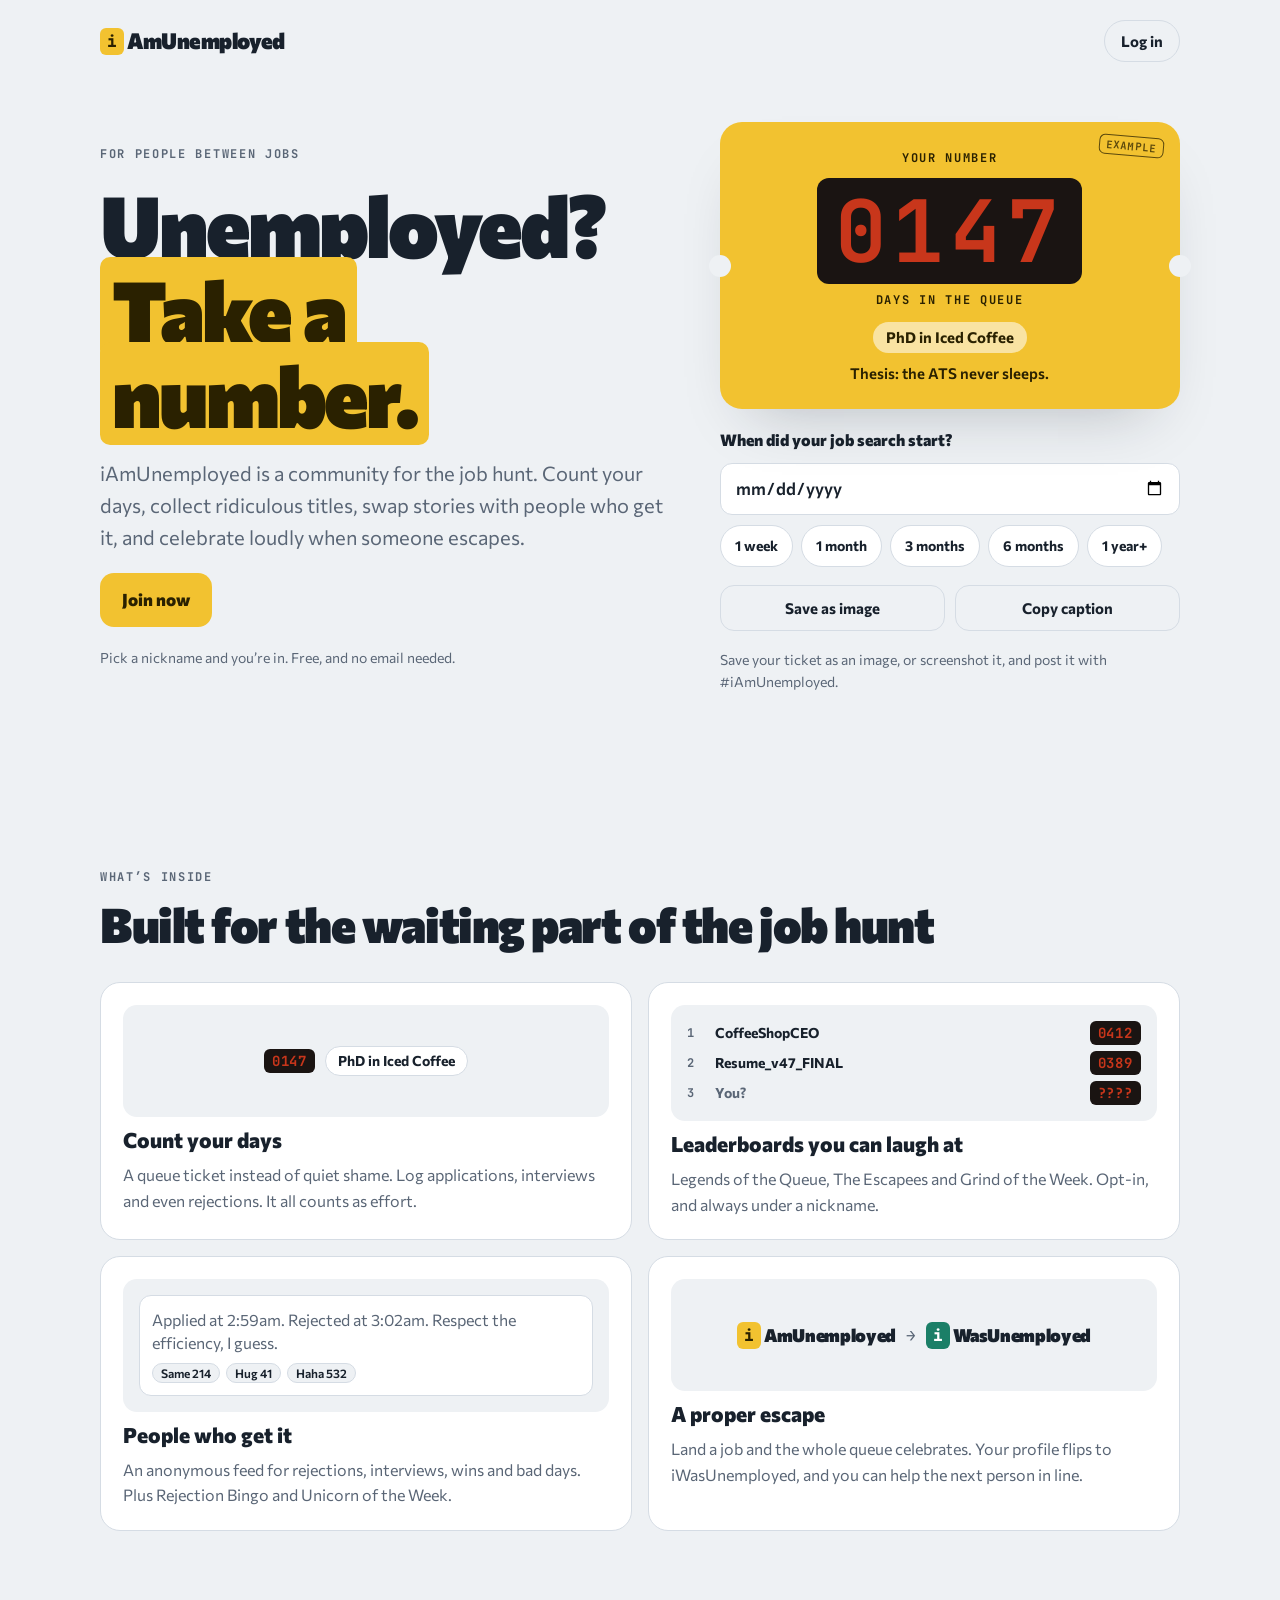
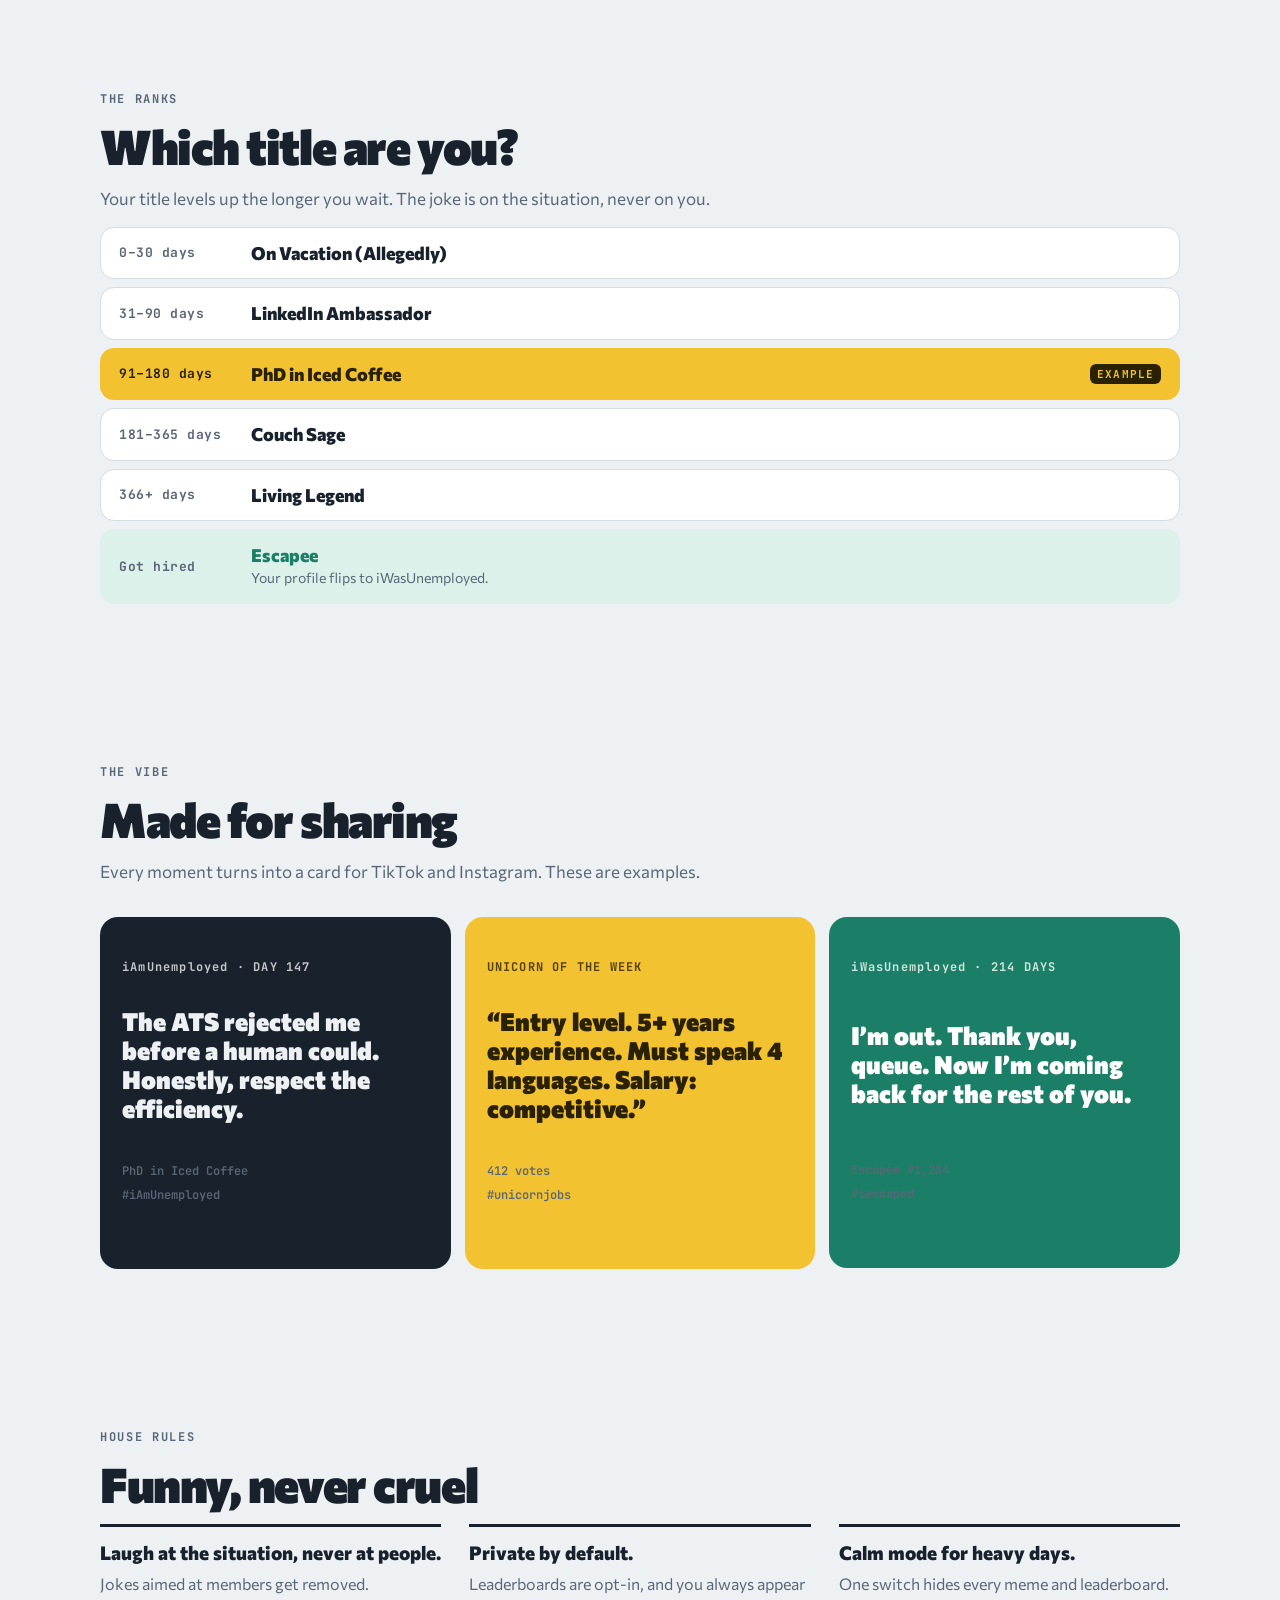
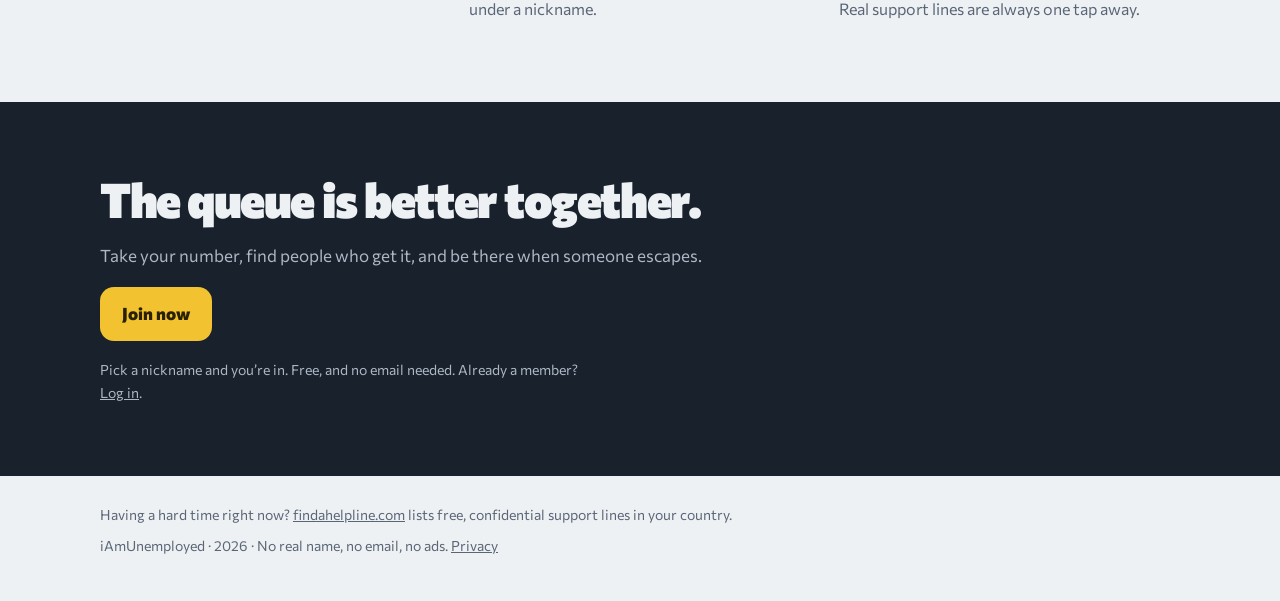
<file: site/index.html>
<!doctype html>
<html lang="en">
<head>
<meta charset="utf-8">
<meta name="viewport" content="width=device-width, initial-scale=1">
<title>iAmUnemployed · Unemployed? Take a number.</title>
<meta name="description" content="A community for people between jobs. Count your days, collect ridiculous titles, swap stories with people who get it, and celebrate when someone escapes. Free, no email needed.">
<meta name="theme-color" content="#EEF1F4" media="(prefers-color-scheme: light)">
<meta name="theme-color" content="#11161C" media="(prefers-color-scheme: dark)">
<link rel="icon" href="favicon.svg" type="image/svg+xml">
<link rel="icon" href="favicon-32.png" sizes="32x32" type="image/png">
<link rel="apple-touch-icon" href="apple-touch-icon.png">

<!-- Link previews (WhatsApp, Messenger, X, LinkedIn). Replace YOUR-DOMAIN with your real domain, for example iamunemployed.co -->
<meta property="og:type" content="website">
<meta property="og:site_name" content="iAmUnemployed">
<meta property="og:title" content="Unemployed? Take a number.">
<meta property="og:description" content="A community for people between jobs. Count your days, collect ridiculous titles, and celebrate when someone escapes.">
<meta property="og:image" content="https://YOUR-DOMAIN/og-image.png">
<meta property="og:image:width" content="1200">
<meta property="og:image:height" content="630">
<meta property="og:image:alt" content="A yellow queue ticket: your number 0147, days in the queue, PhD in Iced Coffee.">
<meta name="twitter:card" content="summary_large_image">

<link rel="preconnect" href="https://fonts.googleapis.com">
<link rel="preconnect" href="https://fonts.gstatic.com" crossorigin>
<link rel="stylesheet" href="https://fonts.googleapis.com/css2?family=Commissioner:wght@400;500;600;700;800;900&family=JetBrains+Mono:wght@500;700&display=swap">

<!-- Visit counts without cookies. On Netlify (or any host other than Cloudflare Pages), remove the comment marks around
     the next line and paste your token from Cloudflare Web Analytics. On Cloudflare Pages you only turn it on in the dashboard.
<script defer src="https://static.cloudflareinsights.com/beacon.min.js" data-cf-beacon='{"token": "YOUR-TOKEN"}'></script>
-->

<style>
/* Layout: mobile-first single column; on wide screens the hero splits into the pitch (left) and the live queue ticket (right), then features, the rank ladder, example cards and house rules stack below, ending in a dark sign-up band */
:root{
  --bg:#EEF1F4; --paper:#FFFFFF; --ink:#18212C; --muted:#5A6676; --line:#D5DCE4;
  --ticket:#F2C230; --ticket-ink:#2A2100; --ticket-soft:#FBF0C9;
  --escape:#1B7F67; --on-escape:#FFFFFF; --escape-soft:#DCF1EA;
  --led:#C8361B; --led-bg:#1A1412;
  --band:#18212C; --on-band:#EEF1F4; --on-band-muted:#AEB8C5;
  --shadow:rgba(24,33,44,.28);
  --f-display:"Commissioner","Segoe UI",system-ui,sans-serif;
  --f-body:"Commissioner","Segoe UI",system-ui,sans-serif;
  --f-mono:"JetBrains Mono",ui-monospace,Consolas,monospace;
}
@media (prefers-color-scheme: dark){:root:not([data-theme="light"]){
  --bg:#11161C; --paper:#19202A; --ink:#E5EAF0; --muted:#9AA6B5; --line:#2B3542;
  --ticket:#E9B92B; --ticket-ink:#2A2100; --ticket-soft:#3A3112;
  --escape:#4CC3A2; --on-escape:#06231B; --escape-soft:#163A31;
  --led:#FF6A45; --led-bg:#0B0908;
  --band:#0A0E13; --on-band:#E5EAF0; --on-band-muted:#9AA6B5;
  --shadow:rgba(0,0,0,.6);
  color-scheme:dark}}
:root[data-theme="dark"]{
  --bg:#11161C; --paper:#19202A; --ink:#E5EAF0; --muted:#9AA6B5; --line:#2B3542;
  --ticket:#E9B92B; --ticket-ink:#2A2100; --ticket-soft:#3A3112;
  --escape:#4CC3A2; --on-escape:#06231B; --escape-soft:#163A31;
  --led:#FF6A45; --led-bg:#0B0908;
  --band:#0A0E13; --on-band:#E5EAF0; --on-band-muted:#9AA6B5;
  --shadow:rgba(0,0,0,.6);
  color-scheme:dark}

[hidden]{display:none!important}
*{box-sizing:border-box}
body{margin:0;background:var(--bg);color:var(--ink);font:17px/1.6 var(--f-body);-webkit-font-smoothing:antialiased}
button,input,textarea{font:inherit;color:inherit}
:focus-visible{outline:3px solid var(--ink);outline-offset:3px}
a{color:inherit}
.wrap{max-width:1120px;margin-inline:auto;padding-left:max(20px,env(safe-area-inset-left,0px));padding-right:max(20px,env(safe-area-inset-right,0px))}
.sr{position:absolute;width:1px;height:1px;margin:-1px;overflow:hidden;clip:rect(0 0 0 0);white-space:nowrap;border:0}
.eyebrow{font:700 12px var(--f-mono);letter-spacing:.14em;text-transform:uppercase;color:var(--muted);margin:0}
h1,h2,h3{font-family:var(--f-display);text-wrap:balance;margin:0}

/* top bar */
.top{display:flex;align-items:center;justify-content:space-between;gap:12px;padding-block:20px}
.logo{display:flex;align-items:center;font:900 22px/1 var(--f-display);letter-spacing:-.02em;white-space:nowrap}
.mark{display:inline-grid;place-items:center;width:24px;height:27px;margin-right:3px;border-radius:6px;background:var(--ticket);color:var(--ticket-ink);font:800 16px var(--f-mono);letter-spacing:0}
.mark.esc{background:var(--escape);color:var(--on-escape)}
.login{font:700 15px var(--f-body);border:1.5px solid var(--line);border-radius:999px;padding:8px 16px;min-height:42px;display:inline-flex;align-items:center;text-decoration:none;white-space:nowrap}

/* hero */
.hero{display:grid;grid-template-columns:minmax(0,1fr);gap:36px;align-items:center;padding-block:20px 64px}
@media (min-width:900px){.hero{grid-template-columns:minmax(0,1.1fr) minmax(0,.9fr);gap:56px;padding-block:40px 96px}}
.pitch{display:flex;flex-direction:column;align-items:flex-start;gap:20px;min-width:0}
h1{font-weight:900;font-size:clamp(2.7rem,8.6vw,5.3rem);line-height:1.0;letter-spacing:-.035em}
.hl{background:var(--ticket);color:var(--ticket-ink);padding:0 .14em;border-radius:.12em;-webkit-box-decoration-break:clone;box-decoration-break:clone}
.lede{font-size:clamp(1.06rem,2.3vw,1.25rem);color:var(--muted);max-width:34em;margin:0}
.btn{display:inline-flex;align-items:center;justify-content:center;gap:8px;font:800 17px/1.2 var(--f-body);border:0;border-radius:14px;padding:15px 22px;min-height:54px;text-decoration:none;text-align:center;cursor:pointer;background:var(--ink);color:var(--bg)}
.btn.ticket{background:var(--ticket);color:var(--ticket-ink)}
.btn.ghost{background:transparent;color:var(--ink);border:1.5px solid var(--line)}
.btn.small{min-height:46px;padding:10px 16px;font-size:15px;font-weight:700}
.btn[aria-disabled="true"]{opacity:.65;cursor:default}
.btn:disabled{opacity:.6;cursor:wait}
.note{font-size:14px;color:var(--muted);margin:0}

/* the ticket machine */
.machine{display:flex;flex-direction:column;gap:18px;width:100%;max-width:460px;justify-self:center;min-width:0}
.tk{position:relative;background:var(--ticket);color:var(--ticket-ink);border-radius:22px;padding:28px 24px 24px;text-align:center;display:flex;flex-direction:column;align-items:center;gap:6px;box-shadow:0 30px 60px -32px var(--shadow)}
.tk::before,.tk::after{content:"";position:absolute;top:50%;width:22px;height:22px;border-radius:50%;background:var(--bg);transform:translateY(-50%)}
.tk::before{left:-11px}.tk::after{right:-11px}
.tk-label,.tk-sub{font:700 12px var(--f-mono);letter-spacing:.14em;text-transform:uppercase}
.led{font:700 14px var(--f-mono);background:var(--led-bg);color:var(--led);padding:3px 8px;border-radius:6px;letter-spacing:.06em;font-variant-numeric:tabular-nums;white-space:nowrap}
.led.big{font-size:clamp(58px,17vw,86px);line-height:1.05;padding:8px 18px;border-radius:12px;margin:6px 0 2px}
.pill{display:inline-block;max-width:100%;overflow:hidden;text-overflow:ellipsis;white-space:nowrap;font:700 14px/1.4 var(--f-body);padding:4px 12px;border-radius:999px;background:var(--paper);border:1px solid var(--line)}
.pill.on-tk{background:rgba(255,255,255,.55);border-color:transparent;color:var(--ticket-ink);margin-top:8px;font-size:15px}
.tk-line{margin:4px 0 0;font-weight:600;font-size:15px;line-height:1.45;max-width:24em}
.stamp{position:absolute;top:14px;right:16px;font:700 10.5px var(--f-mono);letter-spacing:.12em;text-transform:uppercase;border:1.5px solid currentColor;border-radius:6px;padding:2px 6px;transform:rotate(5deg);opacity:.75}
.picker{display:flex;flex-direction:column;gap:10px}
.picker label{font-weight:800;font-size:16px}
input[type="date"]{width:100%;min-height:52px;font:600 17px var(--f-body);background:var(--paper);border:1.5px solid var(--line);border-radius:12px;padding:12px 14px}
.quick{display:flex;flex-wrap:wrap;gap:8px}
.chip{font:700 14px var(--f-body);border:1.5px solid var(--line);background:var(--paper);border-radius:999px;padding:8px 14px;min-height:42px;cursor:pointer}
.chip[aria-pressed="true"]{background:var(--ink);color:var(--bg);border-color:var(--ink)}
.share{display:flex;flex-wrap:wrap;gap:10px}
.share .btn{flex:1 1 150px}
#cap-fallback{width:100%;min-height:100px;font:500 15px/1.45 var(--f-body);background:var(--paper);border:1.5px solid var(--line);border-radius:12px;padding:10px 12px;resize:vertical}

/* sections */
.sec{padding-block:56px;display:flex;flex-direction:column;gap:14px}
@media (min-width:900px){.sec{padding-block:80px}}
h2{font-weight:900;font-size:clamp(1.9rem,5vw,3rem);line-height:1.05;letter-spacing:-.03em}
.sec-lede{color:var(--muted);max-width:40em;margin:0}
.sec-body{margin-top:18px}

.features{display:grid;grid-template-columns:minmax(0,1fr);gap:16px}
@media (min-width:720px){.features{grid-template-columns:repeat(2,minmax(0,1fr))}}
.feat{background:var(--paper);border:1px solid var(--line);border-radius:20px;padding:22px;display:flex;flex-direction:column;gap:10px;min-width:0}
.feat h3{font-weight:800;font-size:21px;line-height:1.2}
.feat p{margin:0;color:var(--muted);font-size:16px}
.art{background:var(--bg);border-radius:14px;padding:16px;min-height:112px;display:flex;flex-wrap:wrap;align-items:center;justify-content:center;gap:10px}
.mini-board{list-style:none;margin:0;padding:0;width:100%;display:flex;flex-direction:column;gap:6px}
.mini-board li{display:grid;grid-template-columns:18px minmax(0,1fr) auto;gap:10px;align-items:center;font-size:14px}
.mini-board li span:first-child{font:700 12px var(--f-mono);color:var(--muted)}
.mini-board b{overflow:hidden;text-overflow:ellipsis;white-space:nowrap}
.mini-board li.me b{color:var(--muted)}
.mini-post{width:100%;background:var(--paper);border:1px solid var(--line);border-radius:12px;padding:12px;font-size:14px;line-height:1.45}
.mini-post p{margin:0 0 8px}
.mini-reacts{display:flex;flex-wrap:wrap;gap:6px}
.mini-reacts span{font:600 12px var(--f-body);border:1px solid var(--line);border-radius:999px;padding:2px 8px;background:var(--bg)}
.flip{display:flex;flex-wrap:wrap;align-items:center;justify-content:center;gap:10px;font:900 18px/1 var(--f-display);letter-spacing:-.02em}
.flip .arrow{font:700 16px var(--f-mono);color:var(--muted)}
.flip span.word{display:flex;align-items:center}

.ladder{list-style:none;margin:0;padding:0;display:flex;flex-direction:column;gap:8px}
.ladder li{display:grid;grid-template-columns:118px minmax(0,1fr) auto;align-items:center;gap:14px;background:var(--paper);border:1px solid var(--line);border-radius:14px;padding:14px 18px}
.ladder .range{font:700 13px var(--f-mono);letter-spacing:.04em;color:var(--muted)}
.ladder .rank{min-width:0}
.ladder .rank b{display:block;font:800 18px/1.25 var(--f-display)}
.ladder .rank small{display:block;font-size:14px;color:var(--muted)}
.ladder .tag{font:700 11px var(--f-mono);letter-spacing:.1em;text-transform:uppercase;border-radius:6px;padding:3px 7px;background:var(--ticket-ink);color:var(--ticket);visibility:hidden}
.ladder li.current{background:var(--ticket);border-color:transparent;color:var(--ticket-ink)}
.ladder li.current .range,.ladder li.current .rank small{color:var(--ticket-ink)}
.ladder li.current .tag{visibility:visible}
.ladder li.esc{background:var(--escape-soft);border-color:transparent}
.ladder li.esc .rank b{color:var(--escape)}
@media (max-width:540px){.ladder li{grid-template-columns:minmax(0,1fr) auto;row-gap:2px}.ladder .range{grid-column:1 / -1}}

.memes{display:grid;grid-auto-flow:column;grid-auto-columns:minmax(240px,82%);gap:14px;overflow-x:auto;scroll-snap-type:x mandatory;padding-bottom:10px;scrollbar-width:thin}
.memes>*{scroll-snap-align:start}
@media (min-width:820px){.memes{grid-auto-flow:row;grid-template-columns:repeat(3,minmax(0,1fr));overflow:visible;padding-bottom:0}}
.meme{aspect-ratio:1/1;max-width:100%;border-radius:18px;padding:22px;display:flex;flex-direction:column;justify-content:space-between;gap:12px;background:var(--ink);color:var(--bg)}
.meme .top{font:700 12px var(--f-mono);letter-spacing:.1em;opacity:.8}
.meme .big{font:900 clamp(20px,2.3vw,25px)/1.16 var(--f-display)}
.meme .foot{display:flex;justify-content:space-between;gap:8px;font:600 12px var(--f-mono)}
.meme.y{background:var(--ticket);color:var(--ticket-ink)}
.meme.g{background:var(--escape);color:var(--on-escape)}

.rules{list-style:none;margin:0;padding:0;display:grid;grid-template-columns:minmax(0,1fr);gap:22px}
@media (min-width:820px){.rules{grid-template-columns:repeat(3,minmax(0,1fr));gap:28px}}
.rules li{border-top:3px solid var(--ink);padding-top:14px;color:var(--muted);font-size:16px}
.rules b{display:block;color:var(--ink);font:800 19px/1.25 var(--f-display);margin-bottom:6px}

.band{background:var(--band);color:var(--on-band)}
.band-inner{padding-block:72px;display:flex;flex-direction:column;align-items:flex-start;gap:18px}
.band h2{color:var(--on-band)}
.band p{margin:0;color:var(--on-band-muted);max-width:36em}
.band .note{color:var(--on-band-muted)}

.foot{padding-block:28px 44px;display:flex;flex-direction:column;gap:8px;font-size:14px;color:var(--muted)}
.foot p{margin:0;max-width:60em}

.toast{position:fixed;z-index:20;left:50%;bottom:calc(20px + env(safe-area-inset-bottom,0px));transform:translateX(-50%);width:max-content;max-width:calc(100% - 32px);background:var(--ink);color:var(--bg);border-radius:12px;padding:12px 16px;font:600 15px/1.4 var(--f-body);text-align:center;box-shadow:0 12px 30px -10px var(--shadow)}
@media (prefers-reduced-motion:no-preference){
  .toast:not([hidden]){animation:pop .2s ease-out}
  .chip:active,.btn:active{transform:scale(.98)}
}
@keyframes pop{from{opacity:0;transform:translate(-50%,8px)}to{opacity:1;transform:translate(-50%,0)}}
</style>
</head>
<body>

<header class="top wrap">
  <div class="logo"><span class="mark" aria-hidden="true">i</span><span aria-hidden="true">AmUnemployed</span><span class="sr">iAmUnemployed</span></div>
  <a class="login" href="app/#login">Log in</a>
</header>

<main>
  <section class="hero wrap" aria-labelledby="hero-h">
    <div class="pitch">
      <p class="eyebrow">For people between jobs</p>
      <h1 id="hero-h">Unemployed? <span class="hl">Take a number.</span></h1>
      <p class="lede">iAmUnemployed is a community for the job hunt. Count your days, collect ridiculous titles, swap stories with people who get it, and celebrate loudly when someone escapes.</p>
      <a class="btn ticket" href="app/">Join now</a>
      <p class="note">Pick a nickname and you’re in. Free, and no email needed.</p>
    </div>

    <div class="machine">
      <div class="tk" id="tk">
        <span class="stamp" id="stamp">Example</span>
        <div class="tk-label">Your number</div>
        <span class="led big" id="tk-num" aria-hidden="true">0147</span>
        <div class="tk-sub">days in the queue</div>
        <span class="pill on-tk" id="tk-title">PhD in Iced Coffee</span>
        <p class="tk-line" id="tk-line">Thesis: the ATS never sleeps.</p>
      </div>
      <p class="sr" id="tk-live" aria-live="polite"></p>
      <form class="picker" id="picker" novalidate>
        <label for="start">When did your job search start?</label>
        <input type="date" id="start">
        <div class="quick" role="group" aria-label="Quick picks">
          <button type="button" class="chip" data-days="7" aria-pressed="false">1 week</button>
          <button type="button" class="chip" data-days="30" aria-pressed="false">1 month</button>
          <button type="button" class="chip" data-days="91" aria-pressed="false">3 months</button>
          <button type="button" class="chip" data-days="182" aria-pressed="false">6 months</button>
          <button type="button" class="chip" data-days="366" aria-pressed="false">1 year+</button>
        </div>
      </form>
      <div class="share">
        <button type="button" class="btn ghost small" id="save-img" hidden>Save as image</button>
        <button type="button" class="btn ghost small" id="copy-cap">Copy caption</button>
      </div>
      <p class="note" id="share-note">Screenshot your ticket and post it with #iAmUnemployed.</p>
      <label class="sr" for="cap-fallback">Caption to copy</label>
      <textarea id="cap-fallback" readonly hidden></textarea>
    </div>
  </section>

  <section class="sec wrap" aria-labelledby="what-h">
    <p class="eyebrow">What’s inside</p>
    <h2 id="what-h">Built for the waiting part of the job hunt</h2>
    <div class="features sec-body">
      <article class="feat">
        <div class="art" aria-hidden="true"><span class="led">0147</span><span class="pill">PhD in Iced Coffee</span></div>
        <h3>Count your days</h3>
        <p>A queue ticket instead of quiet shame. Log applications, interviews and even rejections. It all counts as effort.</p>
      </article>
      <article class="feat">
        <div class="art" aria-hidden="true">
          <ol class="mini-board">
            <li><span>1</span><b>CoffeeShopCEO</b><span class="led">0412</span></li>
            <li><span>2</span><b>Resume_v47_FINAL</b><span class="led">0389</span></li>
            <li class="me"><span>3</span><b>You?</b><span class="led">????</span></li>
          </ol>
        </div>
        <h3>Leaderboards you can laugh at</h3>
        <p>Legends of the Queue, The Escapees and Grind of the Week. Opt-in, and always under a nickname.</p>
      </article>
      <article class="feat">
        <div class="art" aria-hidden="true">
          <div class="mini-post"><p>Applied at 2:59am. Rejected at 3:02am. Respect the efficiency, I guess.</p><div class="mini-reacts"><span>Same 214</span><span>Hug 41</span><span>Haha 532</span></div></div>
        </div>
        <h3>People who get it</h3>
        <p>An anonymous feed for rejections, interviews, wins and bad days. Plus Rejection Bingo and Unicorn of the Week.</p>
      </article>
      <article class="feat">
        <div class="art" aria-hidden="true">
          <div class="flip"><span class="word"><span class="mark">i</span>AmUnemployed</span><span class="arrow">→</span><span class="word"><span class="mark esc">i</span>WasUnemployed</span></div>
        </div>
        <h3>A proper escape</h3>
        <p>Land a job and the whole queue celebrates. Your profile flips to iWasUnemployed, and you can help the next person in line.</p>
      </article>
    </div>
  </section>

  <section class="sec wrap" aria-labelledby="ladder-h">
    <p class="eyebrow">The ranks</p>
    <h2 id="ladder-h">Which title are you?</h2>
    <p class="sec-lede">Your title levels up the longer you wait. The joke is on the situation, never on you.</p>
    <ol class="ladder sec-body" id="ladder">
      <li data-tier="0"><span class="range">0–30 days</span><span class="rank"><b>On Vacation (Allegedly)</b></span><span class="tag">You</span></li>
      <li data-tier="1"><span class="range">31–90 days</span><span class="rank"><b>LinkedIn Ambassador</b></span><span class="tag">You</span></li>
      <li data-tier="2"><span class="range">91–180 days</span><span class="rank"><b>PhD in Iced Coffee</b></span><span class="tag">You</span></li>
      <li data-tier="3"><span class="range">181–365 days</span><span class="rank"><b>Couch Sage</b></span><span class="tag">You</span></li>
      <li data-tier="4"><span class="range">366+ days</span><span class="rank"><b>Living Legend</b></span><span class="tag">You</span></li>
      <li class="esc"><span class="range">Got hired</span><span class="rank"><b>Escapee</b><small>Your profile flips to iWasUnemployed.</small></span><span class="tag">You</span></li>
    </ol>
  </section>

  <section class="sec wrap" aria-labelledby="vibe-h">
    <p class="eyebrow">The vibe</p>
    <h2 id="vibe-h">Made for sharing</h2>
    <p class="sec-lede">Every moment turns into a card for TikTok and Instagram. These are examples.</p>
    <div class="memes sec-body">
      <div class="meme"><span class="top">iAmUnemployed · DAY 147</span><span class="big">The ATS rejected me before a human could. Honestly, respect the efficiency.</span><span class="foot"><span>PhD in Iced Coffee</span><span>#iAmUnemployed</span></span></div>
      <div class="meme y"><span class="top">UNICORN OF THE WEEK</span><span class="big">“Entry level. 5+ years experience. Must speak 4 languages. Salary: competitive.”</span><span class="foot"><span>412 votes</span><span>#unicornjobs</span></span></div>
      <div class="meme g"><span class="top">iWasUnemployed · 214 DAYS</span><span class="big">I’m out. Thank you, queue. Now I’m coming back for the rest of you.</span><span class="foot"><span>Escapee #1,284</span><span>#iescaped</span></span></div>
    </div>
  </section>

  <section class="sec wrap" aria-labelledby="rules-h">
    <p class="eyebrow">House rules</p>
    <h2 id="rules-h">Funny, never cruel</h2>
    <ul class="rules sec-body">
      <li><b>Laugh at the situation, never at people.</b>Jokes aimed at members get removed.</li>
      <li><b>Private by default.</b>Leaderboards are opt-in, and you always appear under a nickname.</li>
      <li><b>Calm mode for heavy days.</b>One switch hides every meme and leaderboard. Real support lines are always one tap away.</li>
    </ul>
  </section>

  <section class="band" aria-labelledby="band-h">
    <div class="wrap band-inner">
      <h2 id="band-h">The queue is better together.</h2>
      <p>Take your number, find people who get it, and be there when someone escapes.</p>
      <a class="btn ticket" href="app/">Join now</a>
      <p class="note">Pick a nickname and you’re in. Free, and no email needed. Already a member? <a href="app/#login">Log in</a>.</p>
    </div>
  </section>
</main>

<footer class="foot wrap">
  <p>Having a hard time right now? <a href="https://findahelpline.com" target="_blank" rel="noopener noreferrer">findahelpline.com</a> lists free, confidential support lines in your country.</p>
  <p>iAmUnemployed · 2026 · No real name, no email, no ads. <a href="privacy.html">Privacy</a></p>
</footer>

<div class="toast" id="toast" role="status" aria-live="polite" hidden></div>

<script>
(() => {
'use strict';

const $ = s => document.querySelector(s);
const $$ = s => Array.from(document.querySelectorAll(s));
const pad = n => String(Math.max(0, Math.min(9999, n))).padStart(4, '0');
const ymd = d => `${d.getFullYear()}-${String(d.getMonth() + 1).padStart(2, '0')}-${String(d.getDate()).padStart(2, '0')}`;
const parseYmd = s => { const [y, m, d] = s.split('-').map(Number); return new Date(y, m - 1, d); };
const todayStr = () => ymd(new Date());
const addDays = (s, n) => { const d = parseYmd(s); d.setDate(d.getDate() + n); return ymd(d); };
const diffDays = (a, b) => Math.round((parseYmd(b) - parseYmd(a)) / 86400000);
const isYmd = s => /^\d{4}-\d{2}-\d{2}$/.test(s) && !isNaN(parseYmd(s).getTime());
const reduced = !!(window.matchMedia && matchMedia('(prefers-reduced-motion: reduce)').matches);
const coarse = !!(window.matchMedia && matchMedia('(pointer: coarse)').matches);

const TITLES = [
  [0, 30, 'On Vacation (Allegedly)', 'It’s not a vacation if you check LinkedIn every hour.'],
  [31, 90, 'LinkedIn Ambassador', 'Open to work. Also open to snacks.'],
  [91, 180, 'PhD in Iced Coffee', 'Thesis: the ATS never sleeps.'],
  [181, 365, 'Couch Sage', 'I have read every rejection template ever written.'],
  [366, Infinity, 'Living Legend', 'They will tell stories about this queue.']
];
const tierOf = d => Math.max(0, TITLES.findIndex(t => d >= t[0] && d <= t[1]));

const KEY = 'iamunemployed-landing-start';
let cur = {days: 147, start: '', example: true, quick: null};

/* toast */
let toastTimer = 0;
function toast(msg) {
  const el = $('#toast');
  el.hidden = true; void el.offsetWidth;
  el.textContent = msg; el.hidden = false;
  clearTimeout(toastTimer);
  toastTimer = setTimeout(() => { el.hidden = true; }, 3400);
}

/* the LED number rolls to its new value */
let shown = 147, rollId = 0;
function rollTo(n) {
  const el = $('#tk-num');
  const id = ++rollId;
  if (reduced || Math.abs(n - shown) < 2) { shown = n; el.textContent = pad(n); return; }
  const from = shown, t0 = performance.now(), dur = 650;
  const step = t => {
    if (id !== rollId) return;
    const k = Math.min(1, (t - t0) / dur), e = 1 - Math.pow(1 - k, 3);
    el.textContent = pad(Math.round(from + (n - from) * e));
    if (k < 1) requestAnimationFrame(step); else shown = n;
  };
  requestAnimationFrame(step);
}

function render(animate) {
  const d = cur.days, t = TITLES[tierOf(d)];
  if (animate) rollTo(d); else { shown = d; $('#tk-num').textContent = pad(d); }
  $('#tk-title').textContent = t[2];
  $('#tk-line').textContent = t[3];
  $('#stamp').hidden = !cur.example;
  $$('#ladder li[data-tier]').forEach(li => {
    li.classList.toggle('current', Number(li.dataset.tier) === tierOf(d));
    li.querySelector('.tag').textContent = cur.example ? 'Example' : 'You';
  });
  $$('.quick .chip').forEach(c => c.setAttribute('aria-pressed', String(!cur.example && Number(c.dataset.days) === cur.quick)));
}
function announce() {
  const t = TITLES[tierOf(cur.days)];
  $('#tk-live').textContent = `Your number is ${cur.days}. Your title: ${t[2]}.`;
}
function remember(v) { try { localStorage.setItem(KEY, v); } catch (e) { /* storage unavailable */ } }
function setStart(v, quick) {
  cur = {days: Math.max(0, diffDays(v, todayStr())), start: v, example: false, quick: quick || null};
  remember(v); render(true); announce();
}

/* date picker and quick picks */
const startEl = $('#start');
startEl.max = todayStr();
startEl.addEventListener('change', () => {
  const v = startEl.value;
  if (!isYmd(v)) return;
  if (v > todayStr()) { toast('That date is in the future. Pick the day your search started.'); return; }
  setStart(v, null);
});
$$('.quick .chip').forEach(c => c.addEventListener('click', () => {
  const n = Number(c.dataset.days), v = addDays(todayStr(), -n);
  startEl.value = v;
  setStart(v, n);
}));
$('#picker').addEventListener('submit', e => e.preventDefault());
function nudge() { toast('Pick your start date first, so the ticket shows your number.'); startEl.focus(); }

/* caption */
function caption() {
  const t = TITLES[tierOf(cur.days)];
  return `Day ${cur.days} of being unemployed. Current title: ${t[2]}. ${t[3]} #iAmUnemployed #dayXunemployed`;
}
$('#copy-cap').addEventListener('click', () => {
  if (cur.example) { nudge(); return; }
  const text = caption();
  const fallback = () => { const ta = $('#cap-fallback'); ta.value = text; ta.hidden = false; ta.focus(); ta.select(); toast('Copy the caption from the box below.'); };
  try {
    const p = navigator.clipboard && navigator.clipboard.writeText(text);
    if (!p) { fallback(); return; }
    p.then(() => toast('Caption copied. Paste it with your ticket.'), fallback);
  } catch (e) { fallback(); }
});

/* the shareable image, drawn on a canvas (1080 x 1350, portrait for TikTok and Instagram) */
function rr(x, X, Y, W, H, R) {
  x.beginPath();
  if (x.roundRect) x.roundRect(X, Y, W, H, R);
  else { x.moveTo(X + R, Y); x.arcTo(X + W, Y, X + W, Y + H, R); x.arcTo(X + W, Y + H, X, Y + H, R); x.arcTo(X, Y + H, X, Y, R); x.arcTo(X, Y, X + W, Y, R); x.closePath(); }
}
function wrapText(x, text, cx, y, maxW, lh) {
  const words = text.split(' '), lines = [];
  let line = '';
  for (const w of words) { const test = line ? line + ' ' + w : w; if (x.measureText(test).width > maxW && line) { lines.push(line); line = w; } else line = test; }
  if (line) lines.push(line);
  lines.forEach((l, i) => x.fillText(l, cx, y + i * lh));
}
async function drawCard(d) {
  const t = TITLES[tierOf(d)];
  try { await Promise.all(['900 72px Commissioner', '800 50px Commissioner', '600 40px Commissioner', '700 200px "JetBrains Mono"', '700 34px "JetBrains Mono"'].map(f => document.fonts.load(f))); } catch (e) { /* fall back to system fonts */ }
  const W = 1080, H = 1350, c = document.createElement('canvas');
  c.width = W; c.height = H;
  const x = c.getContext('2d');
  const NIGHT = '#18212C', YEL = '#F2C230', YINK = '#2A2100', LEDBG = '#1A1412', LED = '#FF5A36', LIGHT = '#EEF1F4';
  const ls = v => { if ('letterSpacing' in x) x.letterSpacing = v; };
  x.fillStyle = NIGHT; x.fillRect(0, 0, W, H);
  const tx = 80, ty = 130, tw = W - 160, th = 920;
  rr(x, tx, ty, tw, th, 56); x.fillStyle = YEL; x.fill();
  x.fillStyle = NIGHT;
  x.beginPath(); x.arc(tx, ty + th / 2, 42, 0, Math.PI * 2); x.fill();
  x.beginPath(); x.arc(tx + tw, ty + th / 2, 42, 0, Math.PI * 2); x.fill();
  x.textAlign = 'center'; x.textBaseline = 'alphabetic'; x.fillStyle = YINK;
  x.font = '700 34px "JetBrains Mono", monospace'; ls('6px'); x.fillText('YOUR NUMBER', W / 2, ty + 100); ls('0px');
  const lw = 700, lh = 260, lx = (W - lw) / 2, ly = ty + 140;
  rr(x, lx, ly, lw, lh, 28); x.fillStyle = LEDBG; x.fill();
  x.fillStyle = LED; x.font = '700 200px "JetBrains Mono", monospace'; x.textBaseline = 'middle'; ls('12px');
  x.fillText(pad(d), W / 2, ly + lh / 2 + 6); ls('0px'); x.textBaseline = 'alphabetic';
  x.fillStyle = YINK; x.font = '700 34px "JetBrains Mono", monospace'; ls('6px'); x.fillText('DAYS IN THE QUEUE', W / 2, ly + lh + 72); ls('0px');
  x.font = '800 50px Commissioner, sans-serif';
  const pw = Math.min(tw - 120, x.measureText(t[2]).width + 72), py = ly + lh + 112;
  rr(x, (W - pw) / 2, py, pw, 88, 44); x.fillStyle = 'rgba(255,255,255,0.6)'; x.fill();
  x.fillStyle = YINK; x.fillText(t[2], W / 2, py + 61);
  x.font = '600 40px Commissioner, sans-serif'; wrapText(x, t[3], W / 2, py + 170, tw - 200, 54);
  x.fillStyle = LIGHT; x.font = '900 72px Commissioner, sans-serif'; x.fillText('iAmUnemployed', W / 2, H - 150);
  x.fillStyle = YEL; x.font = '700 34px "JetBrains Mono", monospace'; x.fillText('#iAmUnemployed  #dayXunemployed', W / 2, H - 86);
  return new Promise((res, rej) => c.toBlob(b => (b ? res(b) : rej({code: 'unavailable'})), 'image/png'));
}

/* saving: inside Claude the viewer's save prompt; on phones the share sheet; elsewhere a normal download */
const saveBtn = $('#save-img');
const inClaude = !!(window.claude && typeof window.claude.use === 'function');
const shareFiles = !inClaude && coarse && typeof navigator.canShare === 'function';
let downloads = null;
function showSave() {
  saveBtn.hidden = false;
  if (shareFiles) saveBtn.textContent = 'Share image';
  $('#share-note').textContent = 'Save your ticket as an image, or screenshot it, and post it with #iAmUnemployed.';
}
if (inClaude) {
  window.claude.use('downloads').then(ns => { downloads = ns; if (ns) showSave(); }, () => {});
} else {
  showSave();
}
function plainDownload(blob, name) {
  const url = URL.createObjectURL(blob);
  const a = document.createElement('a');
  a.href = url; a.download = name;
  document.body.appendChild(a); a.click(); a.remove();
  setTimeout(() => URL.revokeObjectURL(url), 5000);
}
saveBtn.addEventListener('click', async () => {
  if (cur.example) { nudge(); return; }
  saveBtn.disabled = true;
  const name = `iamunemployed-day-${cur.days}.png`;
  try {
    const blob = await drawCard(cur.days);
    if (downloads) {
      await downloads.save({filename: name, data: blob});
      toast('Saved. Post it with #iAmUnemployed.');
    } else if (!inClaude) {
      const file = typeof File === 'function' ? new File([blob], name, {type: 'image/png'}) : null;
      if (shareFiles && file && navigator.canShare({files: [file]})) {
        try { await navigator.share({files: [file], text: caption()}); }
        catch (err) { if (!err || err.name !== 'AbortError') plainDownload(blob, name); }
      } else {
        plainDownload(blob, name);
      }
    }
  } catch (e) {
    const code = e && e.code;
    if (code === 'declined') { /* the viewer said no */ }
    else if (code === 'rate_limited') toast('One moment, then try again.');
    else { toast('Saving isn’t available here. Screenshot your ticket instead.'); saveBtn.hidden = true; }
  } finally {
    saveBtn.disabled = false;
  }
});

/* start: a returning visitor sees their own ticket */
try {
  const v = localStorage.getItem(KEY);
  if (v && isYmd(v) && v <= todayStr()) { startEl.value = v; cur = {days: diffDays(v, todayStr()), start: v, example: false, quick: null}; }
} catch (e) { /* storage unavailable */ }
render(false);
})();
</script>
</body>
</html>
</file>
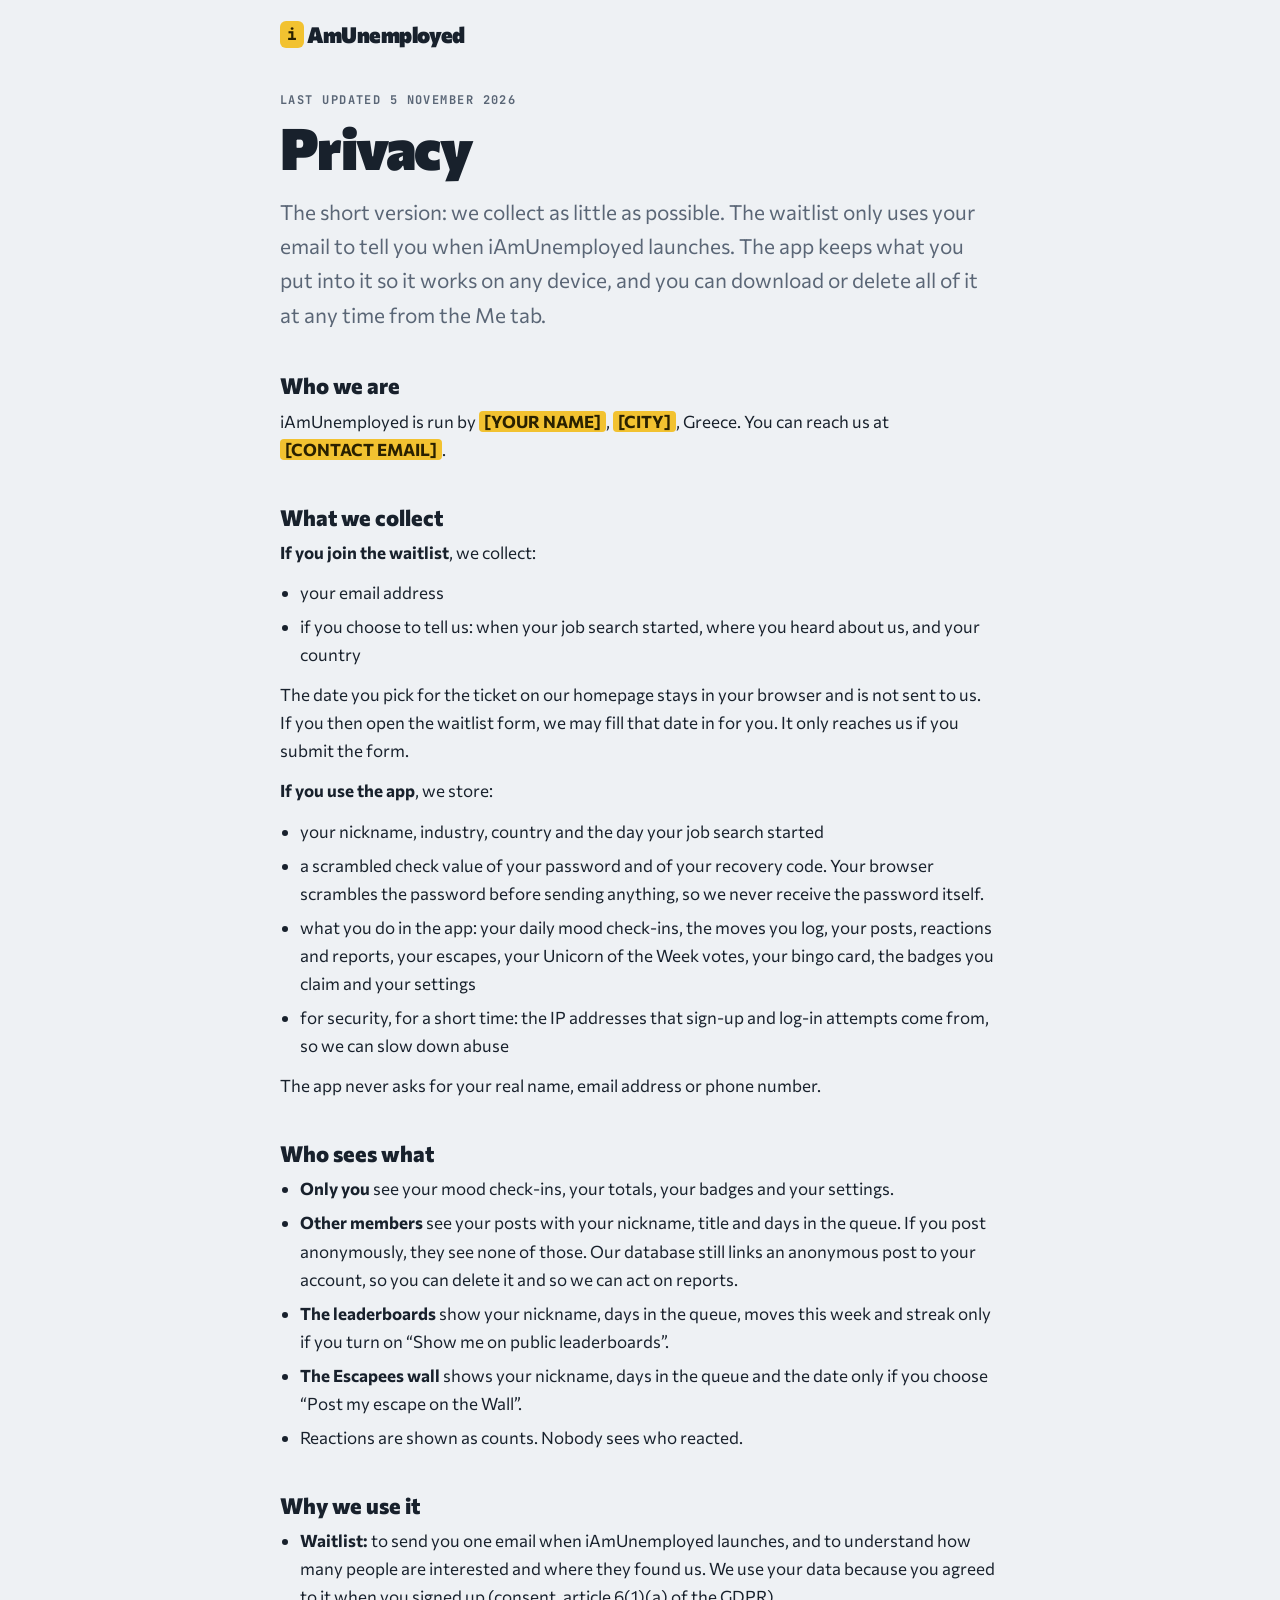
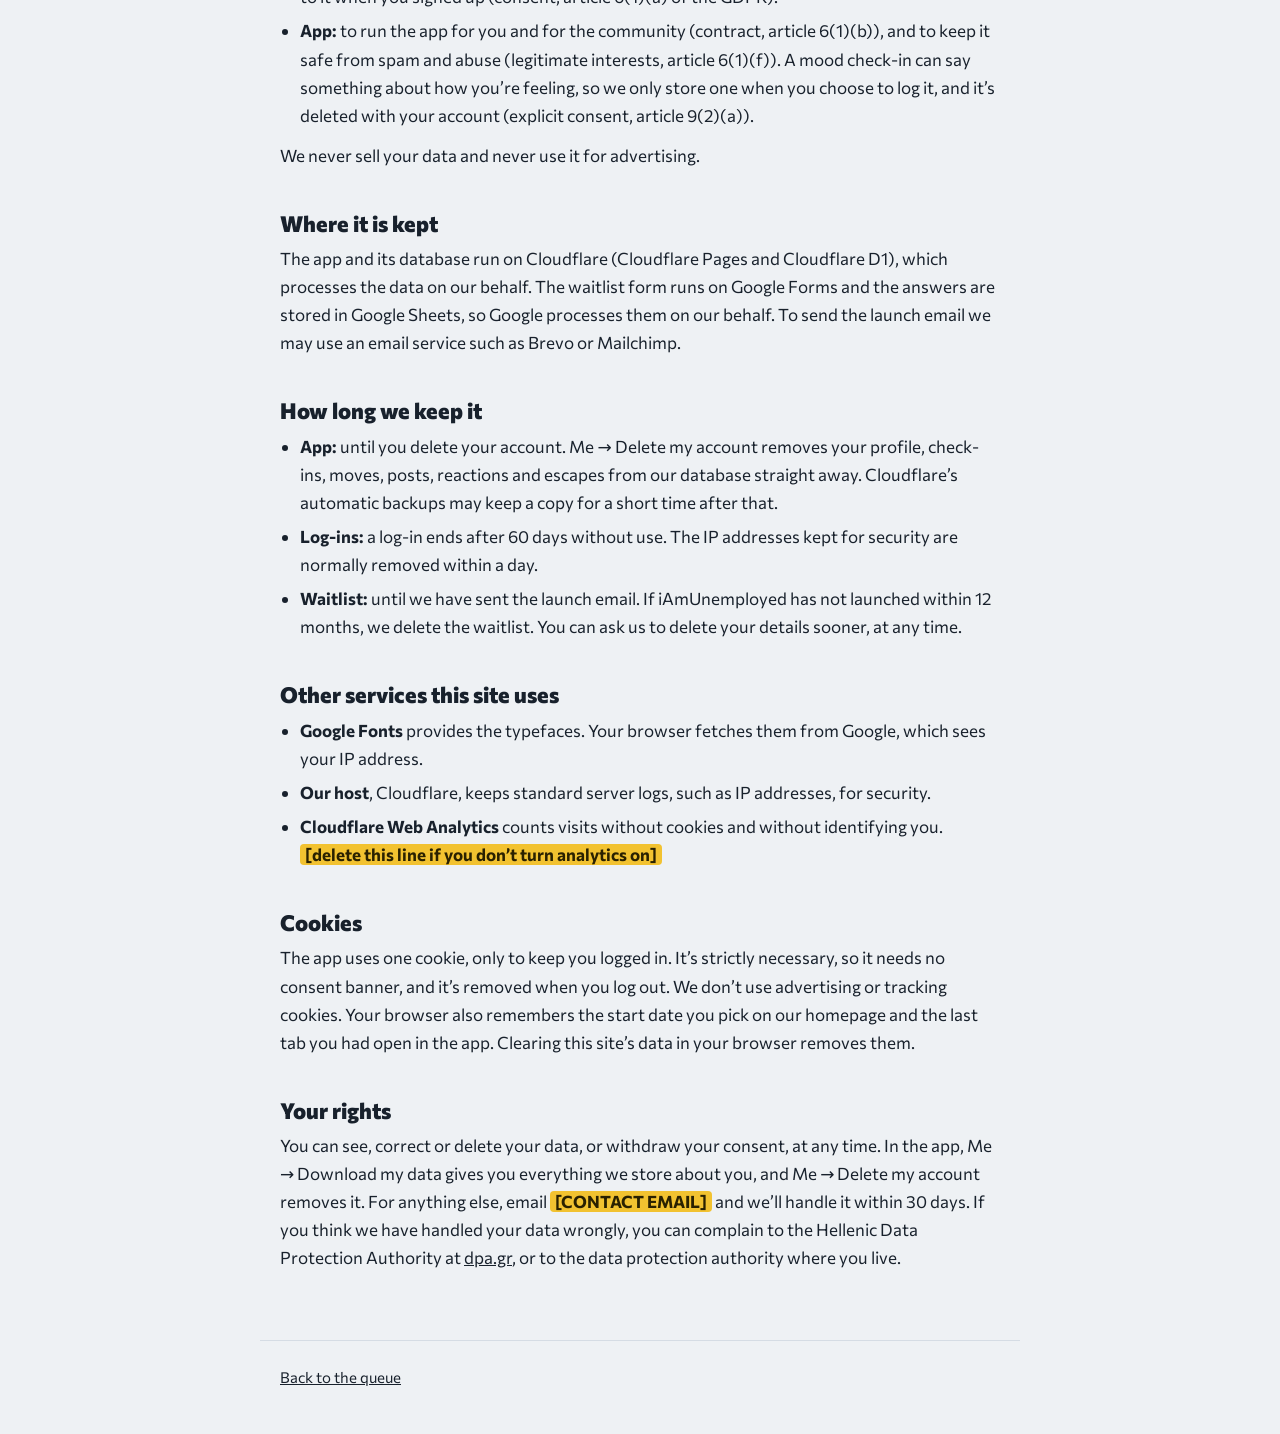
<file: site/privacy.html>
<!doctype html>
<html lang="en">
<head>
<meta charset="utf-8">
<meta name="viewport" content="width=device-width, initial-scale=1">
<title>Privacy · iAmUnemployed</title>
<meta name="description" content="How iAmUnemployed handles your data: what the waitlist and the app store, why, who sees what, and how to download or delete it.">
<link rel="icon" href="favicon.svg" type="image/svg+xml">
<link rel="icon" href="favicon-32.png" sizes="32x32" type="image/png">
<link rel="apple-touch-icon" href="apple-touch-icon.png">
<link rel="preconnect" href="https://fonts.googleapis.com">
<link rel="preconnect" href="https://fonts.gstatic.com" crossorigin>
<link rel="stylesheet" href="https://fonts.googleapis.com/css2?family=Commissioner:wght@400;600;700;800;900&family=JetBrains+Mono:wght@700&display=swap">
<style>
/* Layout: one narrow reading column, same tokens as the homepage */
:root{
  --bg:#EEF1F4; --paper:#FFFFFF; --ink:#18212C; --muted:#5A6676; --line:#D5DCE4;
  --ticket:#F2C230; --ticket-ink:#2A2100;
  --f-display:"Commissioner","Segoe UI",system-ui,sans-serif;
  --f-body:"Commissioner","Segoe UI",system-ui,sans-serif;
  --f-mono:"JetBrains Mono",ui-monospace,Consolas,monospace;
}
@media (prefers-color-scheme: dark){:root:not([data-theme="light"]){
  --bg:#11161C; --paper:#19202A; --ink:#E5EAF0; --muted:#9AA6B5; --line:#2B3542;
  --ticket:#E9B92B; --ticket-ink:#2A2100; color-scheme:dark}}
:root[data-theme="dark"]{
  --bg:#11161C; --paper:#19202A; --ink:#E5EAF0; --muted:#9AA6B5; --line:#2B3542;
  --ticket:#E9B92B; --ticket-ink:#2A2100; color-scheme:dark}
*{box-sizing:border-box}
body{margin:0;background:var(--bg);color:var(--ink);font:17px/1.65 var(--f-body);-webkit-font-smoothing:antialiased}
a{color:var(--ink)}
:focus-visible{outline:3px solid var(--ink);outline-offset:3px}
.wrap{max-width:760px;margin-inline:auto;padding-left:max(20px,env(safe-area-inset-left,0px));padding-right:max(20px,env(safe-area-inset-right,0px))}
.top{padding-block:20px}
.logo{display:inline-flex;align-items:center;font:900 22px/1 var(--f-display);letter-spacing:-.02em;text-decoration:none;color:var(--ink)}
.mark{display:inline-grid;place-items:center;width:24px;height:27px;margin-right:3px;border-radius:6px;background:var(--ticket);color:var(--ticket-ink);font:800 16px var(--f-mono)}
main{padding-block:24px 56px}
.updated{font:700 12px var(--f-mono);letter-spacing:.12em;text-transform:uppercase;color:var(--muted);margin:0 0 10px}
h1{font:900 clamp(2.4rem,7vw,3.6rem)/1.02 var(--f-display);letter-spacing:-.03em;margin:0 0 18px}
h2{font:800 22px/1.25 var(--f-display);margin:40px 0 8px;text-wrap:balance}
p,li{max-width:65ch}
p{margin:0 0 12px}
ul{margin:0 0 12px;padding-left:1.2em;display:flex;flex-direction:column;gap:6px}
.lede{font-size:clamp(1.1rem,2.6vw,1.3rem);color:var(--muted)}
.todo{background:var(--ticket);color:var(--ticket-ink);border-radius:4px;padding:0 5px;font-weight:700;white-space:nowrap}
.foot{padding-block:24px 44px;border-top:1px solid var(--line);font-size:15px}
</style>
</head>
<body>

<header class="top wrap">
  <a class="logo" href="./"><span class="mark" aria-hidden="true">i</span>AmUnemployed</a>
</header>

<main class="wrap">
  <p class="updated">Last updated 5 November 2026</p>
  <h1>Privacy</h1>
  <p class="lede">The short version: we collect as little as possible. The waitlist only uses your email to tell you when iAmUnemployed launches. The app keeps what you put into it so it works on any device, and you can download or delete all of it at any time from the Me tab.</p>

  <h2>Who we are</h2>
  <p>iAmUnemployed is run by <span class="todo">[YOUR NAME]</span>, <span class="todo">[CITY]</span>, Greece. You can reach us at <span class="todo">[CONTACT EMAIL]</span>.</p>

  <h2>What we collect</h2>
  <p><b>If you join the waitlist</b>, we collect:</p>
  <ul>
    <li>your email address</li>
    <li>if you choose to tell us: when your job search started, where you heard about us, and your country</li>
  </ul>
  <p>The date you pick for the ticket on our homepage stays in your browser and is not sent to us. If you then open the waitlist form, we may fill that date in for you. It only reaches us if you submit the form.</p>
  <p><b>If you use the app</b>, we store:</p>
  <ul>
    <li>your nickname, industry, country and the day your job search started</li>
    <li>a scrambled check value of your password and of your recovery code. Your browser scrambles the password before sending anything, so we never receive the password itself.</li>
    <li>what you do in the app: your daily mood check-ins, the moves you log, your posts, reactions and reports, your escapes, your Unicorn of the Week votes, your bingo card, the badges you claim and your settings</li>
    <li>for security, for a short time: the IP addresses that sign-up and log-in attempts come from, so we can slow down abuse</li>
  </ul>
  <p>The app never asks for your real name, email address or phone number.</p>

  <h2>Who sees what</h2>
  <ul>
    <li><b>Only you</b> see your mood check-ins, your totals, your badges and your settings.</li>
    <li><b>Other members</b> see your posts with your nickname, title and days in the queue. If you post anonymously, they see none of those. Our database still links an anonymous post to your account, so you can delete it and so we can act on reports.</li>
    <li><b>The leaderboards</b> show your nickname, days in the queue, moves this week and streak only if you turn on “Show me on public leaderboards”.</li>
    <li><b>The Escapees wall</b> shows your nickname, days in the queue and the date only if you choose “Post my escape on the Wall”.</li>
    <li>Reactions are shown as counts. Nobody sees who reacted.</li>
  </ul>

  <h2>Why we use it</h2>
  <ul>
    <li><b>Waitlist:</b> to send you one email when iAmUnemployed launches, and to understand how many people are interested and where they found us. We use your data because you agreed to it when you signed up (consent, article 6(1)(a) of the GDPR).</li>
    <li><b>App:</b> to run the app for you and for the community (contract, article 6(1)(b)), and to keep it safe from spam and abuse (legitimate interests, article 6(1)(f)). A mood check-in can say something about how you’re feeling, so we only store one when you choose to log it, and it’s deleted with your account (explicit consent, article 9(2)(a)).</li>
  </ul>
  <p>We never sell your data and never use it for advertising.</p>

  <h2>Where it is kept</h2>
  <p>The app and its database run on Cloudflare (Cloudflare Pages and Cloudflare D1), which processes the data on our behalf. The waitlist form runs on Google Forms and the answers are stored in Google Sheets, so Google processes them on our behalf. To send the launch email we may use an email service such as Brevo or Mailchimp.</p>

  <h2>How long we keep it</h2>
  <ul>
    <li><b>App:</b> until you delete your account. Me → Delete my account removes your profile, check-ins, moves, posts, reactions and escapes from our database straight away. Cloudflare’s automatic backups may keep a copy for a short time after that.</li>
    <li><b>Log-ins:</b> a log-in ends after 60 days without use. The IP addresses kept for security are normally removed within a day.</li>
    <li><b>Waitlist:</b> until we have sent the launch email. If iAmUnemployed has not launched within 12 months, we delete the waitlist. You can ask us to delete your details sooner, at any time.</li>
  </ul>

  <h2>Other services this site uses</h2>
  <ul>
    <li><b>Google Fonts</b> provides the typefaces. Your browser fetches them from Google, which sees your IP address.</li>
    <li><b>Our host</b>, Cloudflare, keeps standard server logs, such as IP addresses, for security.</li>
    <li><b>Cloudflare Web Analytics</b> counts visits without cookies and without identifying you. <span class="todo">[delete this line if you don’t turn analytics on]</span></li>
  </ul>

  <h2>Cookies</h2>
  <p>The app uses one cookie, only to keep you logged in. It’s strictly necessary, so it needs no consent banner, and it’s removed when you log out. We don’t use advertising or tracking cookies. Your browser also remembers the start date you pick on our homepage and the last tab you had open in the app. Clearing this site’s data in your browser removes them.</p>

  <h2>Your rights</h2>
  <p>You can see, correct or delete your data, or withdraw your consent, at any time. In the app, Me → Download my data gives you everything we store about you, and Me → Delete my account removes it. For anything else, email <span class="todo">[CONTACT EMAIL]</span> and we’ll handle it within 30 days. If you think we have handled your data wrongly, you can complain to the Hellenic Data Protection Authority at <a href="https://www.dpa.gr" target="_blank" rel="noopener noreferrer">dpa.gr</a>, or to the data protection authority where you live.</p>
</main>

<footer class="foot wrap">
  <a href="./">Back to the queue</a>
</footer>

</body>
</html>
</file>
